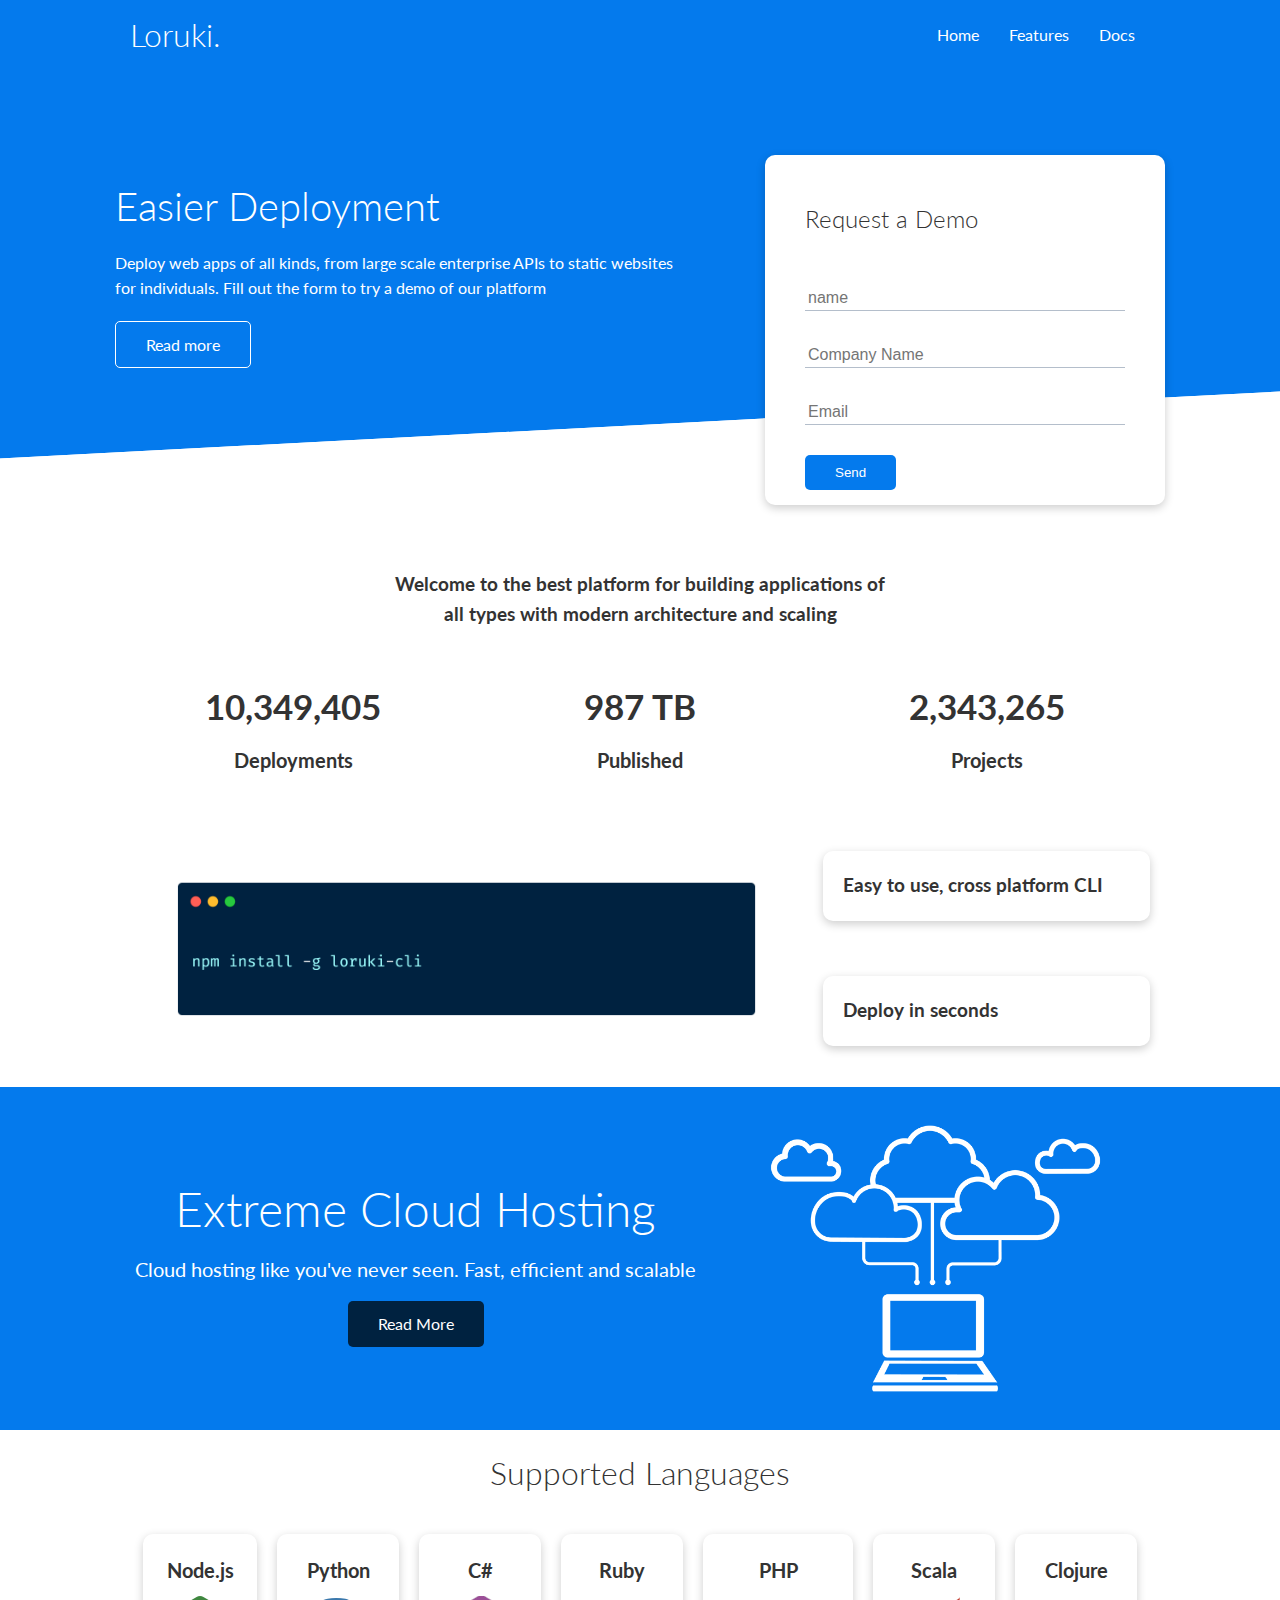
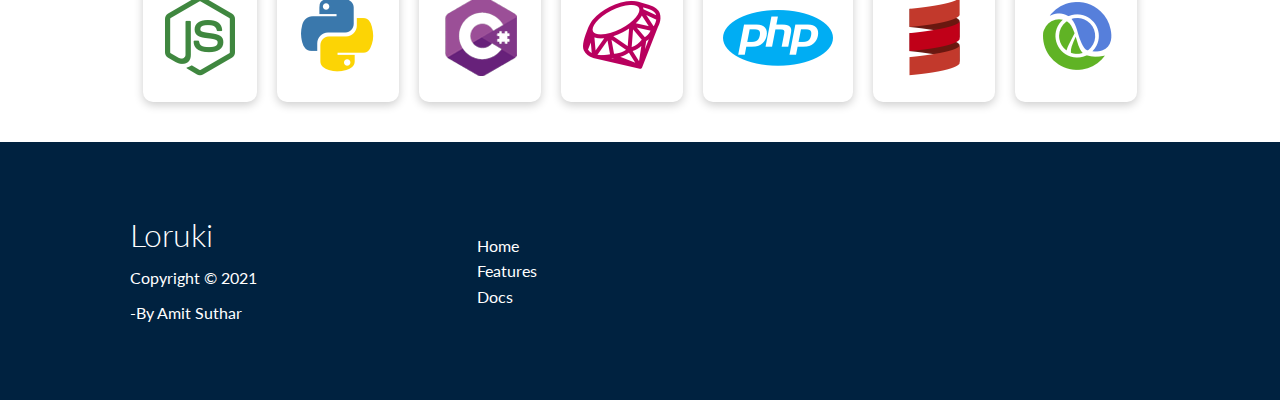
<file: loruki-website-master/index.html>
<!DOCTYPE html>
<html lang="en">

<head>
    <meta charset="UTF-8">
    <meta name="viewport" content="width=device-width, initial-scale=1.0">
    <link rel="stylesheet" href="https://cdnjs.cloudflare.com/ajax/libs/font-awesome/5.15.1/css/all.min.css"
        integrity="sha512-+4zCK9k+qNFUR5X+cKL9EIR+ZOhtIloNl9GIKS57V1MyNsYpYcUrUeQc9vNfzsWfV28IaLL3i96P9sdNyeRssA=="
        crossorigin="anonymous" />
    <title>Loruki | Cloud Hosting For Everyone</title>
    <link rel="stylesheet" href="css/utilities.css">
    <link rel="stylesheet" href="css/style.css">
   

</head>

<body>

    <!-- navbar -->
    <div class="navbar">
        <div class="container flex">
            <h1 class="logo">Loruki.</h1>
            <nav>
                <ul>
                    <li><a href="index.html">Home</a></li>
                    <li><a href="features.html">Features</a></li>
                    <li><a href="docs.html">Docs</a></li>
                </ul>
            </nav>
        </div>
    </div>

    <!-- showcase or main -->
    <section class="showcase">
        <div class="container grid">
            <div class="showcase-text">
                <h1>Easier Deployment</h1>
                <p>Deploy web apps of all kinds, from large scale enterprise APIs to static websites for individuals.
                    Fill out the form to try a demo of our platform</p>
                <a href="features.html" class="btn btn-outline">Read more</a>
            </div>

            <div class="showcase-form card">
                <h2>Request a Demo</h2>
                <form name="contact" method="POST" netlify-honeypot="bot-field" data-netlify="true">
                    <input type="hidden" name="form-name" value="contact">
                    <p class="hidden">
                        <label>Don’t fill this out if you’re human: <input name="bot-field" /></label>
                      </p>
                    <div class="form-control">
                        <input type="text" name="name" id="" placeholder="name" required>
                    </div>
                    <div class="form-control">
                        <input type="text" name="company" id="" placeholder="Company Name" required>
                    </div>
                    <div class="form-control">
                        <input type="text" name="email" id="" placeholder="Email" required>
                    </div>
                    <input type="submit" class="btn btn-primary" value="Send">
                </form>
            </div>
        </div>
    </section>

    <!-- stats -->
    <section class="stats">
        <div class="container">
            <h3 class="stats-heading text-center my-1">
                Welcome to the best platform for building applications of all types with modern architecture and scaling
            </h3>

            <div class="grid grid-3 text-center my-4">
                <div>
                    <i class="fas fa-server fa-3x"></i>
                    <h3>10,349,405</h3>
                    <p class="text-secondory">Deployments</p>
                </div>
                <div>
                    <i class="fas fa-upload fa-3x"></i>
                    <h3>987 TB</h3>
                    <p class="text-secondory">Published</p>
                </div>
                <div>
                    <i class="fas fa-project-diagram fa-3x"></i>
                    <h3>2,343,265</h3>
                    <p class="text-secondory">Projects</p>
                </div>
            </div>
        </div>
    </section>

    <!-- CLI -->
    <section class="cli">
        <div class="container grid">
            <img src="images/cli.png" alt="">
            <div class="card">
                <h3>Easy to use, cross platform CLI </h3>
            </div>
            <div class="card">
                <h3>Deploy in seconds</h3>
            </div>
        </div>
    </section>  

<!-- Cloud -->  
    <section class="cloud bg-primary my-2 py-2">
        <div class="container grid">
            <div class="text-center">
                <h2 class="lg">Extreme Cloud Hosting</h2>
                <p class="lead my-1">
                    Cloud hosting like you've never seen. Fast, efficient and scalable   
                </p>
                <a href="features.html" class="btn btn-dark">Read More</a>
            </div>
            <img src="images/cloud.png" alt="">
        </div>
    </section>

    <!-- languages -->
    <section class="languages">
        <h2 class="md text-center my-2">
            Supported Languages
        </h2>
        <div class="container flex">
            <div class="card">
                <h4>Node.js</h4>
                <img src="images/logos/node.png" alt="">
            </div>
            <div class="card">
                <h4>Python</h4>
                <img src="images/logos/python.png" alt="">
              </div>
              <div class="card">
                <h4>C#</h4>
                <img src="images/logos/csharp.png" alt="">
              </div>
              <div class="card">
                <h4>Ruby</h4>
                <img src="images/logos/ruby.png" alt="">
              </div>
              <div class="card">
                <h4>PHP</h4>
                <img src="images/logos/php.png" alt="">
              </div>
              <div class="card">
                <h4>Scala</h4>
                <img src="images/logos/scala.png" alt="">
              </div>
              <div class="card">
                <h4>Clojure</h4>
                <img src="images/logos/clojure.png" alt="">
              </div>
        </div>
    </section>

    <!-- footer -->
    <footer class="footer bg-dark py-5">
        <div class="container grid grid-3">
            <div>
                <h1>Loruki</h1>
                <p>Copyright &copy; 2021</p>
                <p>-By Amit Suthar</p>
            </div>
            <nav>
                <ul>
                    <li><a href="index.html">Home</a></li>
                    <li><a href="features.html">Features</a></li>
                    <li><a href="docs.html">Docs</a></li>
                </ul>
            </nav>
            <div class="social">
                <a href="https://github.com/amitsuthar803"><i class="fab fa-github fa-2x"></i></a>
                <a href="#"><i class="fab fa-facebook fa-2x"></i></a>
                <a href="https://www.instagram.com/amit_suthar803/"><i class="fab fa-instagram fa-2x"></i></a>
                <a href="#"><i class="fab fa-twitter fa-2x"></i></a>
            </div>
        </div>
    </footer>
</body>

</html>
</file>
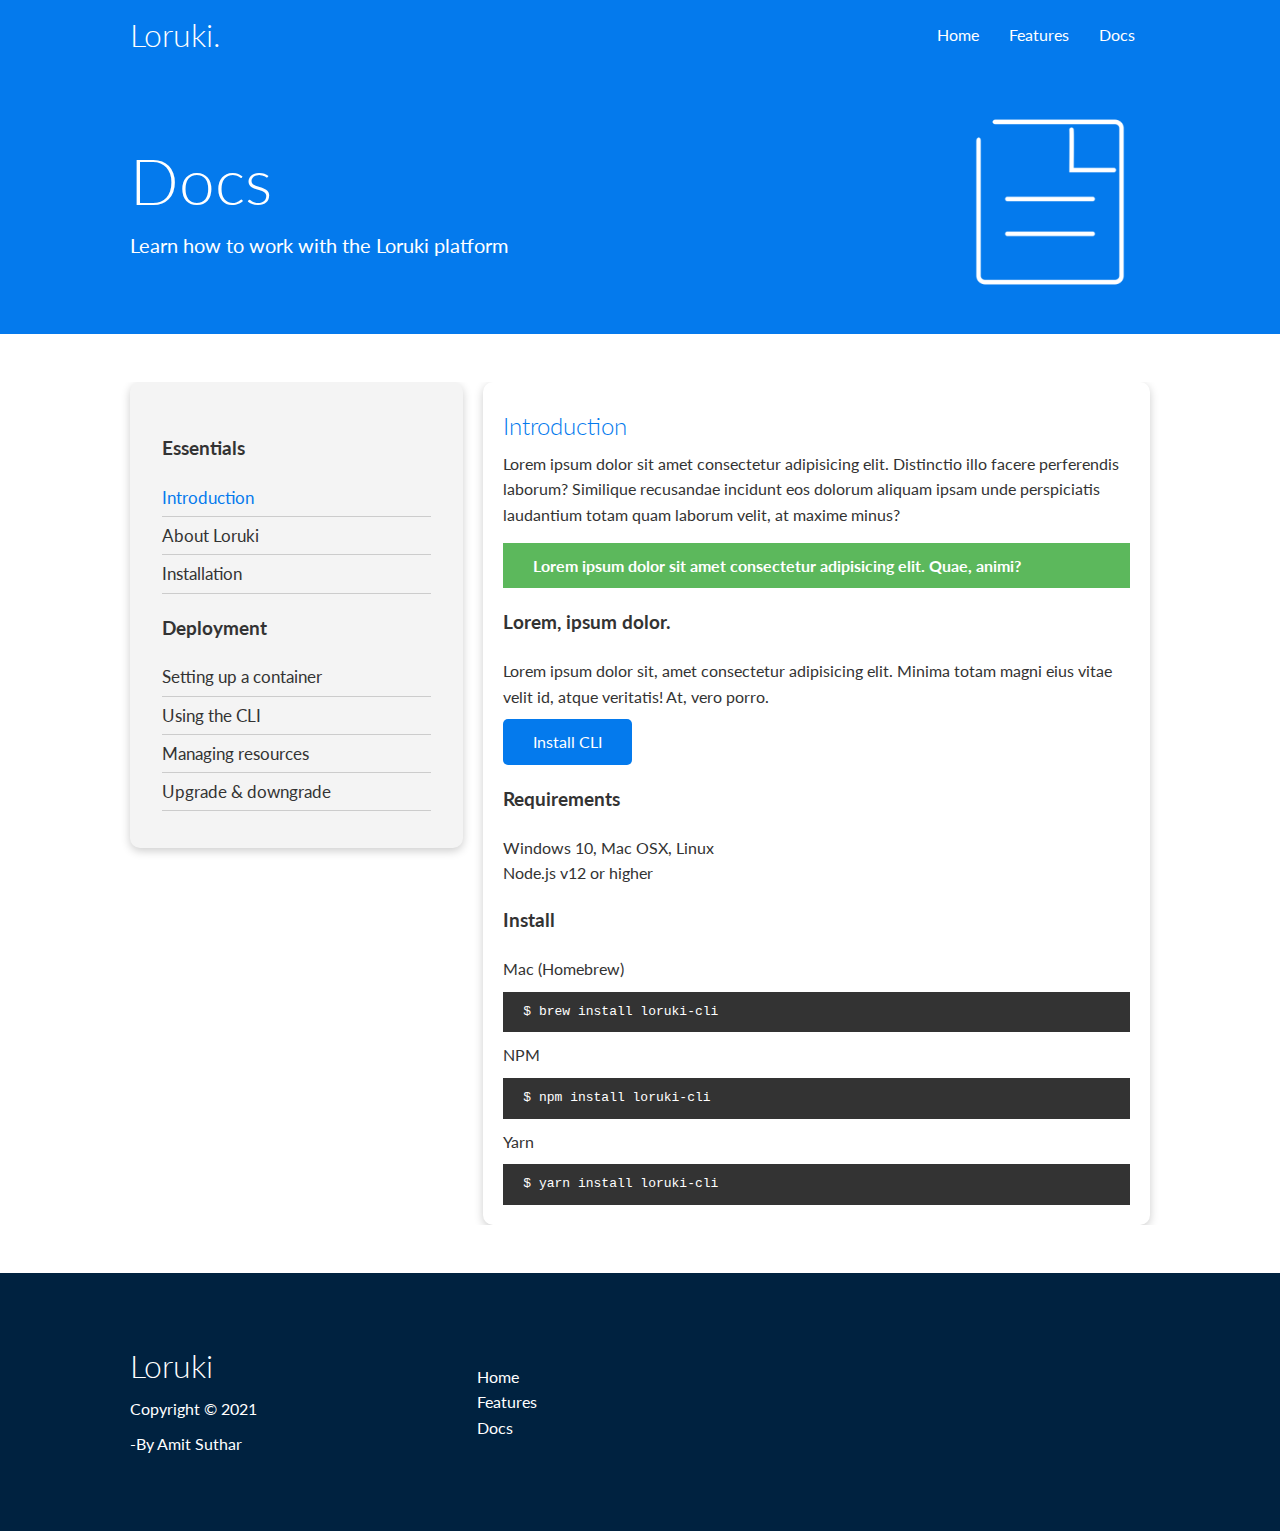
<file: loruki-website-master/docs.html>
<!DOCTYPE html>
<html lang="en">
<head>
    <meta charset="UTF-8">
    <meta name="viewport" content="width=device-width, initial-scale=1.0">
    <link rel="stylesheet" href="https://cdnjs.cloudflare.com/ajax/libs/font-awesome/5.15.1/css/all.min.css" integrity="sha512-+4zCK9k+qNFUR5X+cKL9EIR+ZOhtIloNl9GIKS57V1MyNsYpYcUrUeQc9vNfzsWfV28IaLL3i96P9sdNyeRssA==" crossorigin="anonymous" />
    <link rel="stylesheet" href="css/utilities.css">
    <link rel="stylesheet" href="css/style.css">
    <title>Loruki | Cloud Hosting For Everyone</title>
</head>
<body>
    <!-- Navbar -->
    <div class="navbar">
        <div class="container flex">
            <h1 class="logo">Loruki.</h1>
            <nav>
                <ul>
                    <li><a href="index.html">Home</a></li>
                    <li><a href="features.html">Features</a></li>
                    <li><a href="docs.html">Docs</a></li>
                </ul>
            </nav>
        </div>
    </div>

    <!-- Head -->
    <section class="docs-head bg-primary py-3">
        <div class="container grid">
            <div>
                <h1 class="xl">Docs</h1>
                <p class="lead">
                    Learn how to work with the Loruki platform
                </p>
            </div>
            <img src="images/docs.png" alt="">
        </div>
    </section>

    <!-- Docs main -->
    <section class="docs-main my-4">
        <div class="container grid">
            <div class="card bg-light p-3">
                <h3 class="my-2">Essentials</h3>
                <nav>
                    <ul>
                        <li><a class="text-primary" href="#">Introduction</a></li>
                        <li><a href="#">About Loruki</a></li>
                        <li><a href="#">Installation</a></li>
                    </ul>
                </nav>

                <h3 class="my-2">Deployment</h3>
                <nav>
                    <ul>
                        <li><a href="#">Setting up a container</a></li>
							<li><a href="#">Using the CLI</a></li>
							<li><a href="#">Managing resources</a></li>
							<li><a href="#">Upgrade & downgrade</a></li>
                    </ul>
                </nav>
            </div>
            <div class="card">
                <h2 class="text-primary">Introduction</h2>
                <p>Lorem ipsum dolor sit amet consectetur adipisicing elit. Distinctio illo facere perferendis laborum? Similique recusandae incidunt eos dolorum aliquam ipsam unde perspiciatis laudantium totam quam laborum velit, at maxime minus?</p>

                <div class="alert alert-success">
                    <i class="fas fa-info"></i> Lorem ipsum dolor sit amet consectetur adipisicing elit. Quae, animi?
                </div>

                <h3>Lorem, ipsum dolor.</h3>
                <p>Lorem ipsum dolor sit, amet consectetur adipisicing elit. Minima totam magni eius vitae velit id, atque veritatis! At, vero porro.</p>
                <a href="#" class="btn btn-primary">Install CLI</a>

                <h3>Requirements</h3>
                <ul>
                    <li>Windows 10, Mac OSX, Linux</li>
                    <li>Node.js v12 or higher</li>
                </ul>

                <h3>Install</h3>
                <p>Mac (Homebrew)</p>
                <pre><code>$ brew install loruki-cli</code></pre>
                <p>NPM</p>
                <pre><code>$ npm install loruki-cli</code></pre>
                <p>Yarn</p>
                <pre><code>$ yarn install loruki-cli</code></pre>

            </div>
        </div>
    </section>
    
    <!-- Footer -->
    <footer class="footer bg-dark py-5">
        <div class="container grid grid-3">
            <div>
                <h1>Loruki</h1>
                <p>Copyright &copy; 2021</p>
                <p>-By Amit Suthar</p>
            </div>
            <nav>
                <ul>
                    <li><a href="index.html">Home</a></li>
                    <li><a href="features.html">Features</a></li>
                    <li><a href="docs.html">Docs</a></li>
                </ul>
            </nav>
            <div class="social">
                <a href="https://github.com/amitsuthar803"><i class="fab fa-github fa-2x"></i></a>
                <a href="#"><i class="fab fa-facebook fa-2x"></i></a>
                <a href="https://www.instagram.com/amit_suthar803/"><i class="fab fa-instagram fa-2x"></i></a>
                <a href="#"><i class="fab fa-twitter fa-2x"></i></a>
            </div>
        </div>
    </footer> 
</body>
</html>
</file>
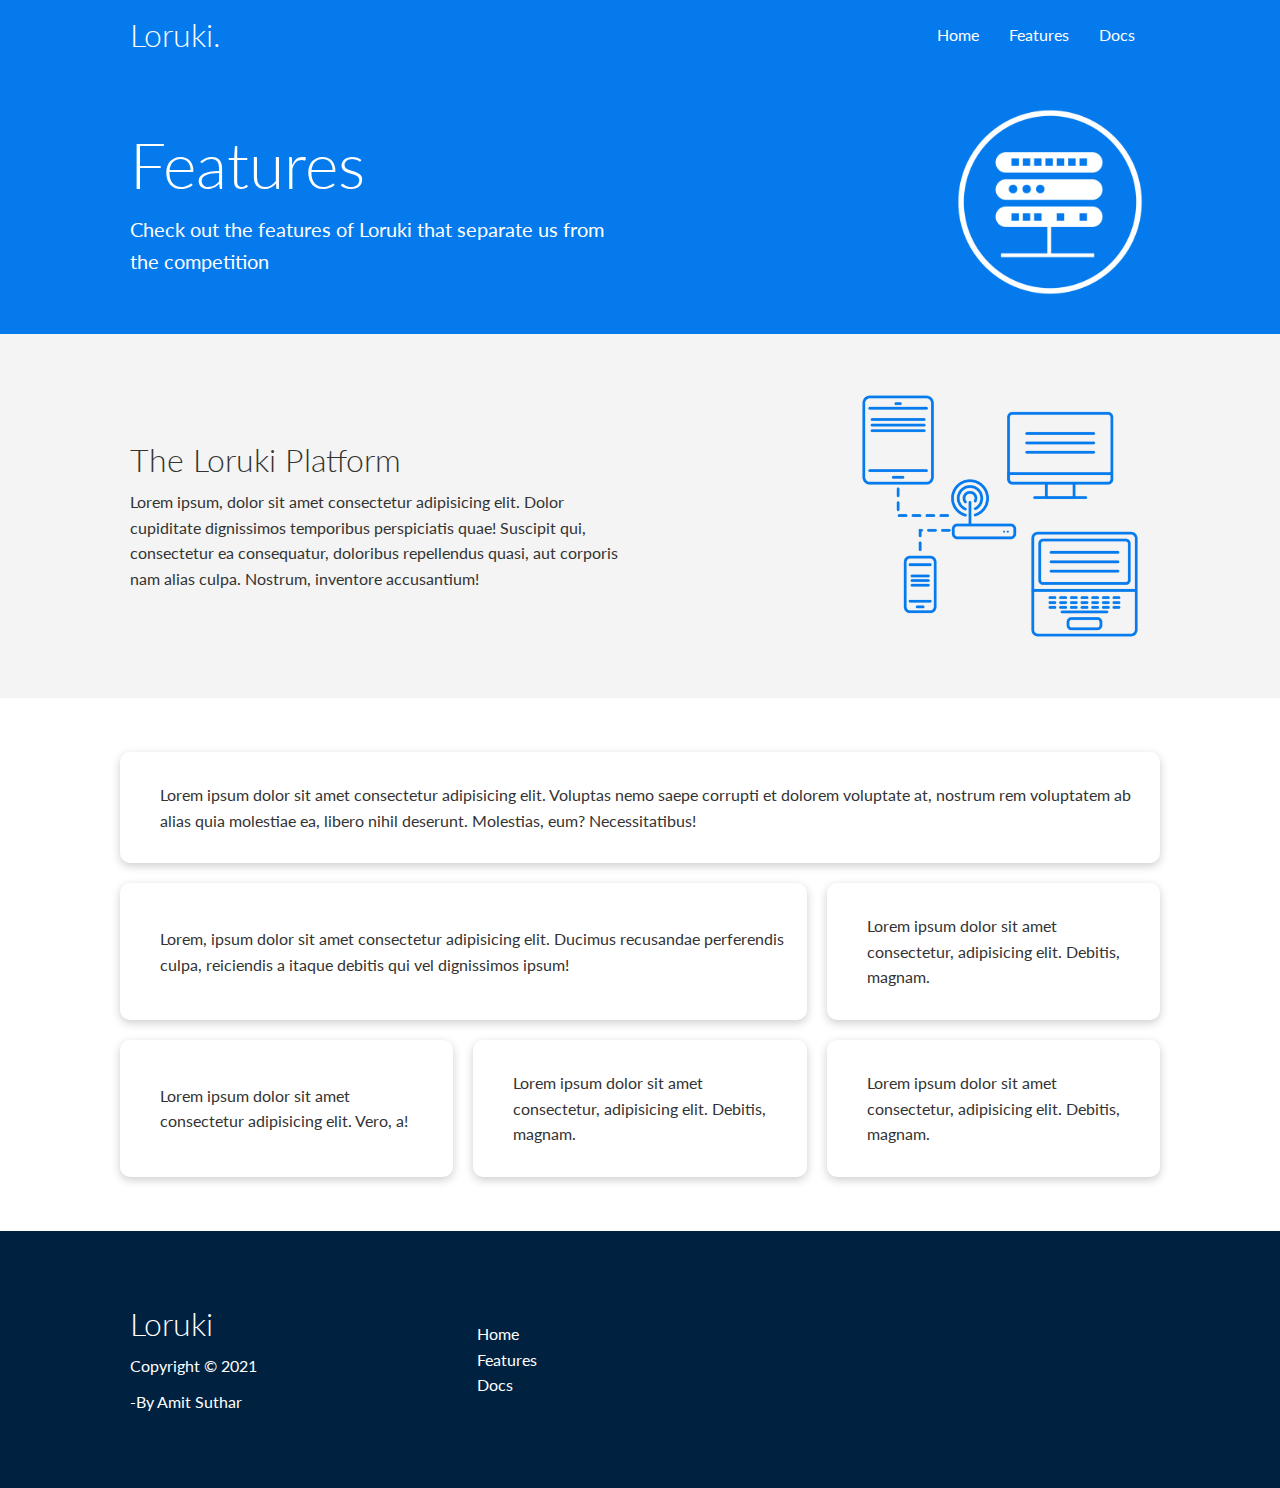
<file: loruki-website-master/features.html>
<!DOCTYPE html>
<html lang="en">
<head>
    <meta charset="UTF-8">
    <meta name="viewport" content="width=device-width, initial-scale=1.0">
    <link rel="stylesheet" href="https://cdnjs.cloudflare.com/ajax/libs/font-awesome/5.15.1/css/all.min.css" integrity="sha512-+4zCK9k+qNFUR5X+cKL9EIR+ZOhtIloNl9GIKS57V1MyNsYpYcUrUeQc9vNfzsWfV28IaLL3i96P9sdNyeRssA==" crossorigin="anonymous" />
    <link rel="stylesheet" href="css/utilities.css">
    <link rel="stylesheet" href="css/style.css">
    <title>Loruki | Cloud Hosting For Everyone</title>
</head>
<body>
    <!-- Navbar -->
    <div class="navbar">
        <div class="container flex">
            <h1 class="logo">Loruki.</h1>
            <nav>
                <ul>
                    <li><a href="index.html">Home</a></li>
                    <li><a href="features.html">Features</a></li>
                    <li><a href="docs.html">Docs</a></li>
                </ul>
            </nav>
        </div>
    </div>

    <!-- Head -->
    <section class="features-head bg-primary py-3">
        <div class="container grid">
            <div>
                <h1 class="xl">Features</h1>
                <p class="lead">
                    Check out the features of Loruki that separate us from the
						competition
                </p>
            </div>
            <img src="images/server.png" alt="">
        </div>
    </section>

    <!-- Sub head -->
    <section class="features-sub-head bg-light py-3">
        <div class="container grid">
            <div>
                <h1 class="md">The Loruki Platform</h1>
                <p>
                    Lorem ipsum, dolor sit amet consectetur adipisicing elit. Dolor cupiditate dignissimos temporibus perspiciatis quae! Suscipit qui, consectetur ea consequatur, doloribus repellendus quasi, aut corporis nam alias culpa. Nostrum, inventore accusantium!
                </p>
            </div>
            <img src="images/server2.png" alt="">
        </div>
    </section>

    <section class="features-main my-2">
        <div class="container grid grid-3">
            <div class="card flex">
                <i class="fas fa-server fa-3x"></i>
                <p>Lorem ipsum dolor sit amet consectetur adipisicing elit. Voluptas nemo saepe corrupti et dolorem voluptate at, nostrum rem voluptatem ab alias quia molestiae ea, libero nihil deserunt. Molestias, eum? Necessitatibus!</p>
            </div>
            <div class="card flex">
                <i class="fas fa-network-wired fa-3x"></i>
                <p>
                    Lorem, ipsum dolor sit amet consectetur adipisicing elit. Ducimus
                    recusandae perferendis culpa, reiciendis a itaque debitis qui vel
                    dignissimos ipsum!
                </p>
            </div>
            <div class="card flex">
                <i class="fas fa-laptop-code fa-3x"></i>
                <p>
                    Lorem ipsum dolor sit amet consectetur, adipisicing elit. Debitis,
                    magnam.
                </p>
            </div>
            <div class="card flex">
                <i class="fas fa-database fa-3x"></i>
                <p>
                    Lorem ipsum dolor sit amet consectetur adipisicing elit. Vero, a!
                </p>
            </div>
            <div class="card flex">
                <i class="fas fa-power-off fa-3x"></i>
                <p>
                    Lorem ipsum dolor sit amet consectetur, adipisicing elit. Debitis,
                    magnam.
                </p>
            </div>
            <div class="card flex">
                <i class="fas fa-upload fa-3x"></i>
                <p>
                    Lorem ipsum dolor sit amet consectetur, adipisicing elit. Debitis,
                    magnam.
                </p>
            </div>
        </div>
    </section>

    <!-- Footer -->
    <footer class="footer bg-dark py-5">
        <div class="container grid grid-3">
            <div>
                <h1>Loruki</h1>
                <p>Copyright &copy; 2021</p>
                <p>-By Amit Suthar</p>
            </div>
            <nav>
                <ul>
                    <li><a href="index.html">Home</a></li>
                    <li><a href="features.html">Features</a></li>
                    <li><a href="docs.html">Docs</a></li>
                </ul>
            </nav>
            <div class="social">
                <a href="https://github.com/amitsuthar803"><i class="fab fa-github fa-2x"></i></a>
                <a href="#"><i class="fab fa-facebook fa-2x"></i></a>
                <a href="https://www.instagram.com/amit_suthar803/"><i class="fab fa-instagram fa-2x"></i></a>
                <a href="#"><i class="fab fa-twitter fa-2x"></i></a>
            </div>
        </div>
    </footer>
</body>
</html>
</file>
<file: loruki-website-master/css/utilities.css>
/* utilities */
.container{
    max-width: 1100px;
    margin: 0 auto;
    overflow: auto;
    padding: 0 40px;
    
}

.card{
    background-color: white;
    color: #333;
    border-radius: 10px;
    padding: 20px;
    box-shadow: 0 3px 10px rgba(0, 0, 0, 0.2);
    z-index: 99;
}

.btn{
    display: inline-block;
    padding: 10px 30px;
    cursor: pointer;
    background-color: var(--primary-color);
    color: white;
    border: none;
    border-radius: 5px;
}

.btn-outline{
background-color: transparent;
border: 1px solid white;
}

.btn:hover{
    transform: scale(0.98);
}

/* Background & colur button */
.bg-primary, .btn-primary{
    background-color: var(--primary-color);
    color: white;
}

.bg-secondary, .btn-secondary{
    background-color: var(--secondary-color);
    color: white;
}

.bg-dark, .btn-dark{
    background-color: var(--dark-color);
    color: white;
}

.bg-light, .btn-light{
    background-color: var(--light-color);
    color: #333;
}

.bg-primary a,
.btn-primary a,
.bg-secondary a,
.btn-secondary a,
.bg-dark a,
.btn-dark a{
    color: white;
}

/* text color */
.text-primary{
    color: var(--primary-color);

}

.text-secondary{
    color: var(--secondary-color);
 
}

.text-dark{
    color: var(--dark-color);

}

.text-light{
    color: var(--light-color);

}

/* text sizes */
.lead{
    font-size: 20px;
}

.sm{
    font-size: 1rem;
}

.md{
    font-size: 2rem;
}

.lg{
    font-size: 3rem;
}

.xl{
    font-size: 4rem;
}

.text-center{
    text-align: center;
}


/* Alert */
.alert{
    background-color: var(--light-color);
    padding: 10px 20px;
    font-weight: bold;
    margin: 15px 0;
}

.alert i{
    margin-right: 10px;
}

.alert-success{
    background-color: var(--success-color);
    color: white;

}
.alert-error{
    background-color: var(--error-color);
    color: white;
}


.flex{
    display: flex;
    justify-content: center;
    align-items: center;
    height: 100%;
}

.grid{
    display: grid;
    grid-template-columns: repeat(2, 1fr);
    gap: 20px;
    justify-content: center;
    align-items: center;
    height: 100%;
    overflow: hidden;
}

.grid-3{
    display: grid;
    grid-template-columns: repeat(3,1fr);
    
}
/* margins */
.my-1{
    margin: 1rem 0;
}

.my-2{
    margin: 1.5rem 0;
}

.my-3{
    margin: 2rem 0;
}

.my-4{
    margin: 3rem 0;
}

.my-5{
    margin: 4rem 0;
}

.m-1{
    margin: 1rem;
}

.m-2{
    margin: 1.5rem;
}

.m-3{
    margin: 2rem;
}

.m-4{
    margin: 3rem;
}

.m-5{
    margin: 4rem;
}

/* padding */
.py-1{
    padding: 1rem 0;
}

.py-2{
    padding: 1.5rem 0;
}

.py-3{
    padding: 2rem 0;
}

.py-4{
    padding: 3rem 0;
}

.py-5{
    padding: 4rem 0;
}

.p-1{
    padding: 1rem;
}

.p-2{
    padding: 1.5rem;
}

.p-3{
    padding: 2rem;
}

.p-4{
    padding: 3rem;
}

.p-5{
    padding: 4rem;
}
</file>
<file: loruki-website-master/css/style.css>
@import url('https://fonts.googleapis.com/css2?family=Lato:wght@300&display=swap');
/* basic styles  */

:root{
    --primary-color: #047aed;
    --secondary-color: #1c3fa8;
    --dark-color: #002240;
    --light-color: #f4f4f4;
    --success-color: #5cb85c;
    --error-color: #d9534f;
}

*{
    box-sizing: border-box;
    margin: 0;
    padding: 0;
}

body{
    font-family: 'Lato', sans-serif;
    color: #333;
    line-height: 1.6;
}

ul{
    /* to remove bullet icon */
    list-style-type: none;
}

a{
    text-decoration: none;
    color: #333;
}

h1,h2{
    font-weight: 300;
    line-height: 1.2;
    margin: 10px 0;
}

p{
    margin: 10px 0;
}

img{
    width: 100%;
}

 code, pre{
     background: #333;
     color: white;
     padding: 10px;
 }

.hidden{
    visibility: hidden;
    height: 0;
}

/*navbar*/
.navbar{
    background-color: var(--primary-color);
    color: white;
    height: 70px;
}

.navbar .flex{
    justify-content: space-between;
}

.navbar ul{
    display: flex;
}

.navbar a{
    color: white;
    padding: 10px;
    margin: 0 5px;
}

.navbar a:hover{
    border-bottom: 2px solid white;

}

/* showcase */
.showcase{
    height: 400px;
    background-color: var(--primary-color);
    color: white;
    position: relative;
}

.showcase h1{
    font-size: 40px;
}

.showcase p{
    margin: 20px 0;
}

.showcase .grid{
    grid-template-columns: 55% 45%;
    gap: 30px;
    overflow: visible;
 
}

.showcase-text {
    animation: slideInFromLeft 1s ease-in;
}

.showcase-form{
    position: relative;
    top: 60px;
    height: 350px;
    width: 400px;
    padding: 40px;
    z-index: 100%;
    justify-self: flex-end;
    animation: slideInFromRight 1s ease-in;
}

.showcase-form .form-control{
    margin: 30px 0;
}

.showcase-form input[type='text'],
.showcase-form input[type='email']{
    border: 0;
    border-bottom: 1px solid #b4becb;
    width: 100%;
    padding: 3px;
    font-size: 16px;
}

.showcase-form input:focus{
    outline: none;
}

.showcase::before,
.showcase::after{
    content: '';
    position: absolute;
    height: 100px;
    bottom: -55px;
    right: 0;
    left: 0;
    background-color: white;
    transform: skewY(-3deg);
    -webkit-transform: skewY(-3deg);
    -moz-transform: skewY(-3deg);
    -ms-transform: skewY(-3deg);
}

/* stats */
.stats{
    padding-top: 100px;
    animation: slideInFromLeft 1s ease-in;
}

.stats-heading{
    max-width: 500px;
    margin: auto;
}

.stats .grid h3{
    font-size: 35px;
}

.stats .grid p{
    font-size: 20px;
    font-weight: bold   ;
}

/* CLI */
.cli .grid{
    grid-template-columns: repeat(3,1fr);
    grid-template-rows: repeat(2,1fr);
}

.cli .grid > *:first-child{
    grid-column: 1/ span 2;
    grid-row: 1/ span 2;
}

/* Cloud */

.cloud .grid{
    grid-template-columns: 4fr 3fr;
}

/* languages */

.languages .flex{
    display: flex;
    flex-wrap: wrap;
}

.languages .card{
    text-align: center;
    margin: 18px 10px 40px;
    transition: 0.2s ease-in;
}

.languages .card h4{
    font-size: 20px;
    margin-bottom: 10px;
}

.languages .card:hover{
   transform: translateY(-15px);
}

/* Features */
.features-head img,
.docs-head img{
    width: 200px;
    justify-self: flex-end;
}

.features-sub-head img{
    width: 300px;
    justify-self: flex-end;
}

.features-main .card > i{
    margin-right: 20px;
}

.features-main .grid{
    padding: 30px;
}

.features-main .grid >*:first-child{
    grid-column: 1 /span 3;
}

.features-main .grid >*:nth-child(2){
    grid-column: 1 /span 2;
}


/* Docs */
.docs-main h3{
    margin: 20px 0;
}

.docs-main .grid{
    grid-template-columns: 1fr 2fr;
    align-items: flex-start;
}

.docs-main nav li{
    font-size: 17px;
    padding-bottom: 5px;
    margin-bottom: 5px;
    border-bottom: 1px #ccc solid;
}

.docs-main a:hover{
    font-weight: bold;
}



/* footer */
.footer .social a{
    margin: 0 10px;
}

/* animation */
@keyframes slideInFromLeft {
    0%{
        transform: translateX(-100%);
    }

    100%{
        transform: translateX(0%);
    }
}

@keyframes slideInFromRight {
    0%{
        transform: translateX(100%);
    }

    100%{
        transform: translateX(0%);
    }
}

@keyframes slideInFromTop {
    0%{
        transform: translateY(-100%);
    }

    100%{
        transform: translateX(0%);
    }
}

@keyframes slideInFromBottom {
    0%{
        transform: translateY(100%);
    }

    100%{
        transform: translateX(0%);
    }
}
 

/* media quary Tablet and Under */
@media(max-width:768px){
    .grid,
    .showcase .grid,
    .stats .grid,
    .cli .grid,
    .cloud .grid,
    .features-main .grid,
    .docs-main .grid{
    grid-template-columns: 1fr;
    grid-template-rows: 1fr;
    }

    .showcase{
        height: auto;
    }

    .showcase-text{
        text-align: center;
        margin-top: 40px;
         animation: slideInFromTop 1s ease-in;
    }

    .showcase-form{
        justify-self: center;
        margin: auto;
        animation: slideInFromBottom 1s ease-in;
    }

    .cli .grid > *:first-child{
        grid-column: 1;
        grid-row: 1;
    }

    .footer{
        text-align: center;
    }


    .features-head,
    .features-sub-head,
    .docs-head{
        text-align: center;
    }

    .features-head img,
    .features-sub-head img,
    .docs-head img{
        justify-self: center;
    }

    .features-main .grid >*:first-child,
    .features-main .grid >*:nth-child(2){
        grid-column: 1;
        
    }
}





/* Mobile */
@media(max-width:500px){
   .navbar{
       height: 110px;
   }

   .navbar .flex{
       flex-direction: column;
   }

   .navbar ul{
       padding: 10px;
       background-color:  rgba(0, 0, 0, 0.1);
   }

}
</file>
